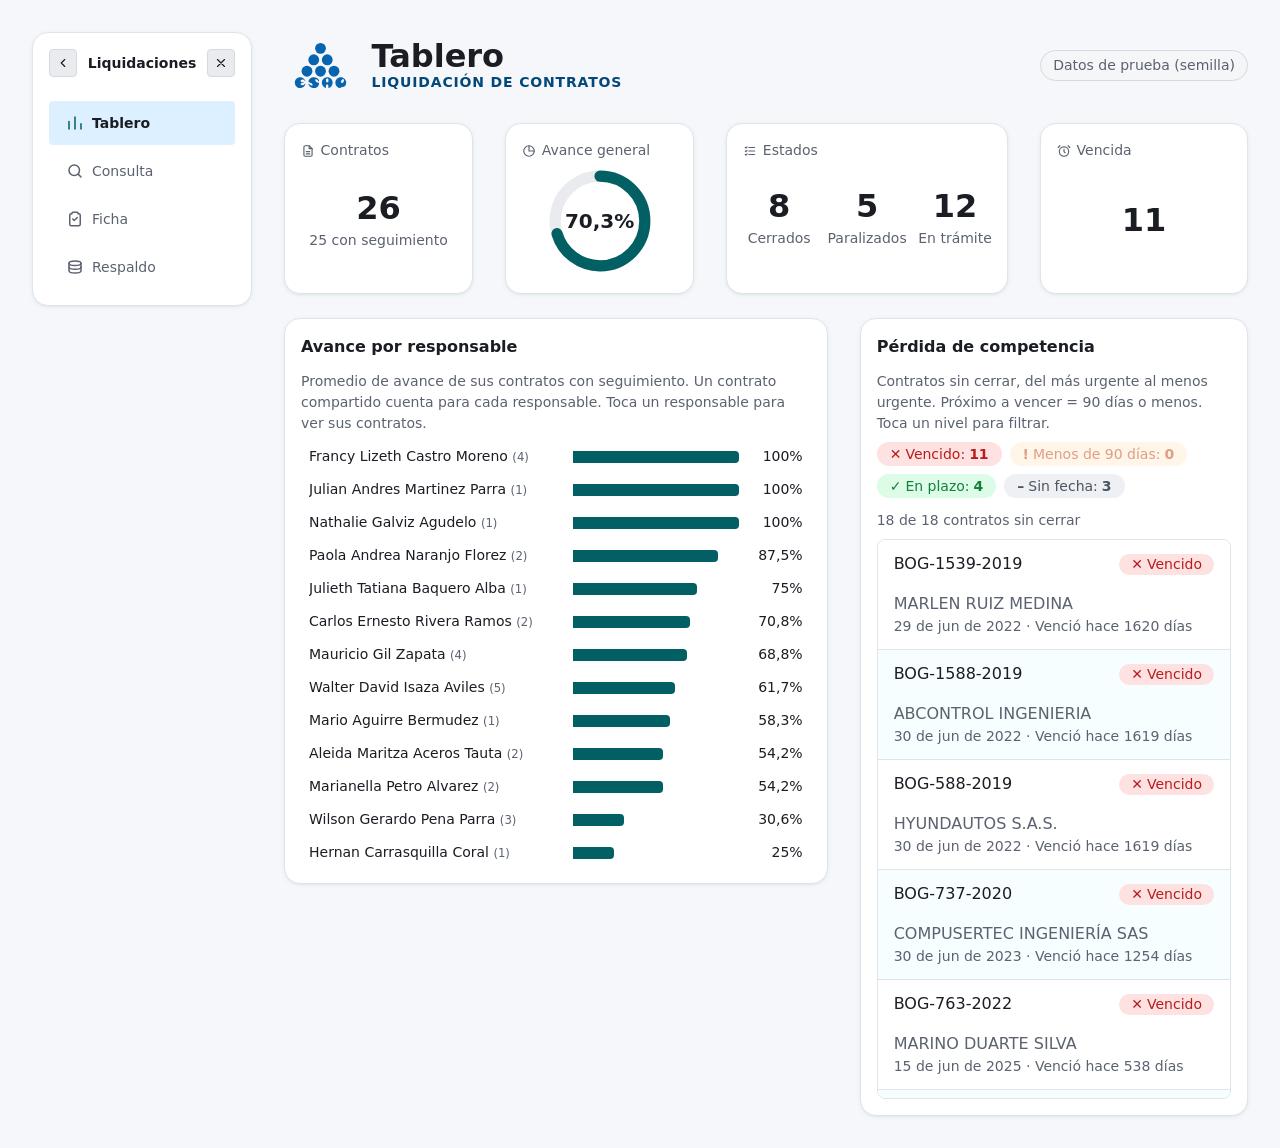
<file: index.html>
<!doctype html>
<html lang="es">
<head>
<meta charset="utf-8">
<meta name="viewport" content="width=device-width, initial-scale=1">
<title>Liquidaciones ESAP</title>
<!-- Entrada de GitHub Pages: la app vive en src/ (lleva también el hash, ej. #/consulta) -->
<script>location.replace('src/index.html' + location.hash);</script>
<meta http-equiv="refresh" content="0; url=src/index.html">
</head>
<body>
<p><a href="src/index.html">Abrir Liquidaciones ESAP</a></p>
</body>
</html>
</file>
<file: src/tokens/primitive.css>
/**
 * Tokens PRIMITIVE — únicos valores crudos (px/rem) de Spacing, Layout y Motion.
 * Nada fuera de este archivo escribe un número sin token (docs/05_BACKEND.md §1.1).
 * Fuente: docs/referencias/Sistema_Espaciado_UI_Metodologia_Maestra.md §1.2 (Spacing)
 *         docs/referencias/Sistema_Maquetado_UI_Layout_System.md §4.1 / §19 (Layout)
 * Motion no viene de ningún .md de referencia (ninguno lo cubre) — agregado en
 * la auditoría de la Fase 6 al encontrar transiciones/transforms sin token en
 * button.core.js (docs/05_BACKEND.md §10).
 */
:root {
  /* Spacing — escala base 4/8px */
  --space-0: 0;
  --space-1: 0.25rem;  /* 4px */
  --space-2: 0.5rem;   /* 8px */
  --space-3: 0.75rem;  /* 12px */
  --space-4: 1rem;     /* 16px */
  --space-5: 1.5rem;   /* 24px */
  --space-6: 2rem;     /* 32px */
  --space-7: 2.5rem;   /* 40px */
  --space-8: 3rem;     /* 48px */
  --space-9: 4rem;     /* 64px */
  --space-10: 5rem;    /* 80px */
  --space-11: 6rem;    /* 96px */
  --space-12: 8rem;    /* 128px */

  /* Layout — containers */
  --container-xs: 480px;
  --container-sm: 640px;
  --container-md: 768px;
  --container-lg: 1024px;
  --container-xl: 1280px;
  --container-2xl: 1440px;
  --container-fluid: 100%;

  /* Layout — pila de apilamiento (z-index) */
  --layer-base: 0;
  --layer-sticky: 100;
  --layer-dropdown: 200;
  --layer-drawer: 300;
  --layer-modal: 400;
  --layer-toast: 500;

  /* Motion — duración/easing de transición y transforms de interacción,
     estructural (igual en los 3 estilos, no es parte de la capa visual) */
  --motion-duration-fast: 150ms;
  --motion-duration-slow: 250ms;  /* transición de layout (ej. colapso de un panel), no de feedback de interacción — agregada en la Fase 11 al portar Stepper */
  --motion-easing-standard: ease;
  --transform-hover-lift: translateY(-2px);
  --transform-active-press: scale(.97);
}

/*
 * Accesibilidad de movimiento: si la persona pidió menos movimiento en el
 * sistema operativo, los transforms de interacción se anulan (la duración
 * también baja a un valor casi nulo, no se elimina la transición completa
 * para no romper que otras propiedades sigan animando color/sombra).
 */
@media (prefers-reduced-motion: reduce) {
  :root {
    --motion-duration-fast: 1ms;
    --motion-duration-slow: 1ms;
    --transform-hover-lift: none;
    --transform-active-press: none;
  }
}

/*
 * Breakpoints de referencia (NO son custom properties — ver docs/05_BACKEND.md §5:
 * var() no funciona dentro de la condición de un @media):
 *   sm = 640px · md = 768px · lg = 1024px · xl = 1280px · 2xl = 1440px
 */
</file>
<file: src/tokens/accessibility.css>
/**
 * Tokens ACCESSIBILITY — mínimos compartidos por Spacing y Layout.
 * Fuente: docs/referencias/Sistema_Espaciado_UI_Metodologia_Maestra.md §6.1 / §6.2 / §6.3.
 */
:root {
  --target-size-min: 1.5rem;      /* 24px — WCAG 2.2 AA (Minimum) */
  --target-size-comfort: 2.75rem; /* 44px — WCAG AAA (Enhanced) */

  --interactive-gap-min: 0.5rem;  /* 8px */
  --interactive-gap: 0.75rem;     /* 12px */

  --focus-offset-sm: 0.125rem;    /* 2px */
  --focus-offset-md: 0.25rem;     /* 4px */
}
</file>
<file: src/styles/minimalista-corporativo.css>
/**
 * Estilo: Minimalista-corporativo.
 * Capa de tokens VISUALES (Fase 3) — no toca el Core (Fase 2) ni los tokens
 * estructurales (docs/05_BACKEND.md). Redefine el mismo set semántico que
 * los otros 2 estilos; se activa cargando este archivo en vez de otro.
 * Contraste verificado (docs/05_BACKEND.md §7): texto normal 16.88:1 sobre
 * --color-bg y 15.61:1 sobre --color-surface (ambos ≥ 7:1 AAA).
 */
:root {
  /* Color */
  --color-bg: #FFFFFF;
  --color-surface: #F5F6F8;
  --color-surface-alt: #E9EBEF;
  --color-border: #D5D9E0;
  --color-text: #1A1D23;
  --color-text-muted: #5B6270;
  /* Oscurecido de #03787c a #026064 en la auditoría Fase 6 — el original
     daba 5.27:1 con accent-text blanco (pasa AA 4.5:1, no pasa nuestro
     propio umbral de 7:1, 05_BACKEND.md §7). #026064 da 7.34:1. */
  --color-accent: #026064;
  --color-accent-text: #FFFFFF;
  --color-focus: #026064;

  /* Tipografía */
  --font-family-base: Inter, system-ui, sans-serif;
  --font-family-heading: Inter, system-ui, sans-serif;
  --font-size-sm: 0.875rem;
  --font-size-md: 1rem;
  --font-size-lg: 1.25rem;
  --font-size-xl: 2rem;
  --font-weight-regular: 400;
  --font-weight-medium: 500;
  --font-weight-bold: 700;
  --line-height-base: 1.5;

  /* Radios — chicos, formales */
  --radius-sm: 4px;
  --radius-md: 8px;
  --radius-lg: 16px;
  --radius-full: 9999px;

  /* Sombras — planas, sutiles */
  --shadow-sm: 0 1px 2px rgba(0, 0, 0, .06);
  --shadow-md: 0 4px 12px rgba(0, 0, 0, .08);
  --shadow-lg: 0 12px 32px rgba(0, 0, 0, .12);

  /* Glass — no aplica en este estilo */
  --surface-blur: 0;
}
</file>
<file: src/components/sidebar/sidebar.tokens.css>
/**
 * Tokens de componente — Sidebar (docs/05_BACKEND.md §1.3).
 * Capa ESTRUCTURAL — var() sobre tokens/semantic.css, salvo un grupo de
 * dimensiones propias del componente sin equivalente en la escala
 * compartida (mismo criterio que --toast-max-width de la Fase 10):
 * --sidebar-width-expanded/collapsed y los tamaños de ícono. Nombrados por
 * los 2 estados reales que este componente porta (expandido/colapsado),
 * no como el ejemplo ilustrativo `sidebar-width-sm/md/lg` que aparece en
 * §1.3 — este Sidebar no tiene 3 anchos, tiene 2 estados con un ancho cada
 * uno. El color/blur/sombra vienen de la capa VISUAL (src/styles/*.css) vía
 * sidebar.core.js, igual que el resto de los componentes.
 */
:root {
  --sidebar-width-expanded: 220px;
  --sidebar-width-collapsed: 72px;

  --sidebar-icon-button-size: 28px;
  --sidebar-icon-button-icon-size: 14px;
  --sidebar-link-icon-size: 18px;

  --sidebar-padding: var(--spacing-stack-md);
  --sidebar-padding-inline-collapsed: var(--spacing-inline-sm);
  --sidebar-gap: var(--spacing-group);

  --sidebar-links-gap: var(--spacing-inline-xs);
  --sidebar-link-gap: var(--spacing-inline-sm);
  --sidebar-link-padding-inline: var(--spacing-inline-md);
  --sidebar-link-padding-block: var(--spacing-inline-sm);
}
</file>
<file: src/components/button/button.tokens.css>
/**
 * Tokens de componente — Button (docs/05_BACKEND.md §1.3).
 * Capa ESTRUCTURAL (spacing) — todo valor es var() sobre tokens/semantic.css
 * o tokens/primitive.css, ninguno crudo. El radio/color/sombra del botón
 * vienen directo de la capa VISUAL (src/styles/*.css), no de este archivo
 * (docs/05_BACKEND.md §3: dos cadenas de consumo distintas, estructural y
 * visual, que button.core.js combina).
 *
 * Density (Espaciado §3.3, agregado en la auditoría Fase 6): 3 variantes,
 * activadas con el atributo `density` en <ds-button> (compact/comfortable;
 * sin atributo = Default). No son los mismos px del ejemplo de Button del
 * .md de Espaciado (12/6/8, 16/8/8, 20/12/8) porque 6px y 20px no existen en
 * nuestra escala de --space-*; se ajustó al token más cercano antes que
 * introducir un valor crudo nuevo (Regla maestra 1: token antes que valor).
 */
:root {
  --button-padding-inline: var(--space-4);
  --button-padding-block: var(--space-2);
  --button-content-gap: var(--space-2);

  --button-padding-inline-compact: var(--space-3);
  --button-padding-block-compact: var(--space-1);
  --button-content-gap-compact: var(--space-2);

  --button-padding-inline-comfortable: var(--space-5);
  --button-padding-block-comfortable: var(--space-3);
  --button-content-gap-comfortable: var(--space-2);
}
</file>
<file: src/components/toast/toast.tokens.css>
/**
 * Tokens de componente — Toast (docs/05_BACKEND.md §1.3).
 * Capa ESTRUCTURAL (spacing) — todo valor es var() sobre tokens/semantic.css,
 * salvo --toast-max-width: dimensión propia del componente, sin equivalente
 * en primitive/semantic (--container-* son anchos de página/región, no de
 * una tarjeta flotante) — mismo criterio que la familia Motion agregada en
 * la Fase 6 (docs/05_BACKEND.md §10): un valor nuevo documentado en vez de
 * forzar un token que no representa lo mismo. El color/blur/sombra vienen
 * de la capa VISUAL (src/styles/*.css) vía toast.core.js, igual que Button
 * (docs/05_BACKEND.md §3: dos cadenas de consumo distintas).
 */
:root {
  --toast-padding-inline: var(--spacing-section-sm);
  --toast-padding-block: var(--spacing-inline-md);
  --toast-content-gap: var(--spacing-group);
  --toast-actions-gap: var(--spacing-inline-xs);
  --toast-max-width: 420px;
}
</file>
<file: src/components/dropdown/dropdown.tokens.css>
/**
 * Tokens de componente — Dropdown (docs/05_BACKEND.md §1.3).
 * Capa ESTRUCTURAL — var() sobre tokens/semantic.css/primitive.css, salvo
 * --dropdown-panel-max-height: dimensión propia del componente, sin
 * equivalente en la escala compartida (mismo criterio que --toast-max-width
 * de la Fase 10). El color/blur/sombra vienen de la capa VISUAL
 * (src/styles/*.css) vía dropdown.core.js, igual que Button/Toast/Stepper.
 */
:root {
  --dropdown-trigger-padding-inline: var(--spacing-inline-md);
  --dropdown-trigger-padding-block: var(--spacing-inline-sm);
  --dropdown-trigger-gap: var(--spacing-inline-sm);

  --dropdown-panel-padding: var(--spacing-inline-xs);
  --dropdown-panel-max-height: 240px;

  --dropdown-option-padding-inline: var(--spacing-inline-sm);
  --dropdown-option-padding-block: var(--spacing-inline-xs);
}
</file>
<file: src/components/stepper/stepper.tokens.css>
/**
 * Tokens de componente — Stepper (docs/05_BACKEND.md §1.3).
 * Compartidos por <ds-stepper> y <ds-step> (ver stepper.core.js — viven en
 * un mismo archivo/carpeta a propósito, son un par inseparable).
 *
 * Capa ESTRUCTURAL — var() sobre tokens/semantic.css o primitive.css, salvo
 * 2 valores propios del componente sin equivalente en la escala compartida
 * (mismo criterio que --toast-max-width de la Fase 10):
 * --stepper-circle-size (diámetro decorativo, no es un --target-size-* de
 * accesibilidad: el header completo es el objetivo interactivo, no el
 * círculo) y --stepper-indent (sangría del panel, constante visual).
 *
 * --stepper-connector-left es una FÓRMULA (Fase 16, corrige un defecto de la
 * Fase 11): el centro de la línea punteada cae en el centro del círculo =
 * relleno del header + su borde (1px) + el borde del círculo (1px) + medio
 * círculo − media línea. El valor fijo anterior (14px, ajustado a ojo) la
 * dejaba ~10px a la izquierda. Los bordes de 1px son los de stepper.core.js;
 * el paso current (borde de 2px) suma 1px allí mismo.
 */
:root {
  --stepper-circle-size: 36px;
  --stepper-indent: 48px;
  --stepper-connector-width: var(--space-2);   /* 8px */
  --stepper-connector-left: calc(var(--stepper-header-padding) + 2px + var(--stepper-circle-size) / 2 - var(--stepper-connector-width) / 2);
  --stepper-connector-bottom: var(--space-1);  /* 4px */

  --stepper-header-padding: var(--spacing-inline-sm);
  --stepper-header-gap: var(--spacing-inline-md);

  --stepper-panel-gap: var(--spacing-stack-md);
  --stepper-panel-padding-block-start: var(--spacing-stack-sm);
  --stepper-panel-padding-inline: var(--spacing-inline-xs);
  --stepper-panel-padding-block-end: var(--spacing-section-sm);
}
</file>
<file: src/components/datepicker/datepicker.tokens.css>
/**
 * Tokens de componente — Datepicker (docs/05_BACKEND.md §1.3).
 * Capa ESTRUCTURAL — var() sobre tokens/semantic.css/primitive.css, salvo
 * --datepicker-panel-width: dimensión propia del componente, sin
 * equivalente en la escala compartida (mismo criterio que
 * --toast-max-width de la Fase 10 y --dropdown-panel-max-height de la
 * Fase 12) y --datepicker-nav-btn-size (decorativo, no es un
 * --target-size-* de accesibilidad). El color/blur/sombra vienen de la capa
 * VISUAL (src/styles/*.css) vía datepicker.core.js, igual que el resto.
 */
:root {
  --datepicker-trigger-padding-inline: var(--spacing-inline-md);
  --datepicker-trigger-padding-block: var(--spacing-inline-sm);
  --datepicker-trigger-gap: var(--spacing-inline-sm);

  --datepicker-panel-padding: var(--spacing-inline-sm);
  --datepicker-panel-width: 280px;

  --datepicker-nav-gap: var(--spacing-inline-sm);
  --datepicker-nav-margin-block-end: var(--spacing-inline-sm);
  --datepicker-nav-btn-size: 28px;

  --datepicker-grid-gap: var(--space-1);
  --datepicker-weekdays-margin-block-end: var(--space-1);
}
</file>
<file: src/styles/app.css>
/**
 * Layout y piezas propias de la app. Solo consume tokens del sistema
 * (nunca valores de color propios): cambiar de estilo = cambiar el <link>.
 */
*, *::before, *::after { box-sizing: border-box; }

/* Tokens propios de la app: colores de estado (el estilo no los define).
   Excepción del proyecto (opción B elegida por Ricardo, 2026-11-23): tonos vivos al estilo de
   píldora de color — fondo claro saturado y texto saturado del mismo tono — con contraste AA
   (>= 4,5:1) en lugar del 7:1 del sistema, solo para estas píldoras (estado y semáforo).
   Verificado en validar_app.py. */
:root {
  --status-ok-text: #15803D;      --status-ok-bg: #DCFCE7;      /* 4,57:1 */
  --status-warn-text: #C2410C;    --status-warn-bg: #FFEDD5;    /* 4,52:1 */
  --status-danger-text: #B91C1C;  --status-danger-bg: #FEE2E2;  /* 5,30:1 */
  --status-none-text: #4B5563;    --status-none-bg: #EEF0F3;    /* 6,62:1 — sin seguimiento / sin fecha */
  /* Fondo de hover: variante azul del cian claro de Cotizaciones_simple (#DDFCFF, hsl 184° 100 % 93 %)
     con el tono del azul ESAP (206°) — opción pedida por Ricardo; reemplaza el azul 10 % ESAP
     (#E6F0F7), que se veía opaco. Sobre él el texto va en --color-text (14,5:1); el acento (6,3:1)
     no llega a 7:1. También es el fondo del enlace activo del menú. */
  --color-hover: #DDF0FF;
  /* Navbar inferior del celular: píldora activa en el azul de hover con texto azul oscuro ESAP (8,2:1) */
  --navbar-active-bg: var(--color-hover);
  --navbar-active-text: #04477A;
  --navbar-height: 60px;
  --navbar-gap: 12px;
  --navbar-motion: 300ms cubic-bezier(.2, .8, .2, 1);

  /* Fondo de página, tarjetas y tablas tomados de Cotizaciones_simple (styles.css):
     página gris claro y tarjetas blancas con borde, esquinas de 16 px y sombra con tinte verde azulado */
  --app-bg: #F5F7FA;
  --card-bg: #FFFFFF;
  --card-border: #E0E4EA;
  --card-shadow: 0 1px 4px rgba(3, 120, 124, .08), 0 1px 2px rgba(0, 0, 0, .04);
  /* Encabezado de tabla en azul ESAP (Kit_Marca_ESAP): fondo azul oscuro, texto blanco (9,6:1)
     y línea inferior en azul ESAP; el azul principal con texto blanco da 6,0:1 y no llega a 7:1 */
  --table-head-bg: #04477A;            /* ESAP azulOscuro */
  --table-head-line: #0665AE;          /* ESAP azul */
  --table-head-text: #FFFFFF;
  --table-zebra: rgba(221, 252, 255, .25);
}

/* [hidden] debe ganarle al display de los componentes (:host { display: ... }) */
[hidden] { display: none !important; }

body {
  margin: 0;
  background: var(--app-bg);
  color: var(--color-text);
  font-family: var(--font-family-base);
  font-size: var(--font-size-md);
  line-height: var(--line-height-base);
}

a { color: var(--color-accent); }

/* Layout Sidebar | Main (lo decide quien monta la Sidebar, no el Core) */
.app {
  display: flex;
  gap: var(--spacing-section-sm);
  align-items: flex-start;
  min-height: 100vh;
  padding: var(--grid-gutter);
}
/* El host de <ds-sidebar> es display:contents: la posición se aplica a su parte interna */
.app ds-sidebar::part(sidebar) { position: sticky; top: var(--grid-gutter); }

/* Íconos de los enlaces: `::slotted(a) svg` del Core no es un selector válido
   (::slotted no admite descendientes), así que el tamaño se fija en el light DOM */
ds-sidebar > a > svg {
  width: var(--sidebar-link-icon-size);
  height: var(--sidebar-link-icon-size);
  flex-shrink: 0;
}
/* Encabezado del menú: [‹ contraer] [Liquidaciones, centrado] [× cerrar] */
ds-sidebar::part(collapse-button) { order: -1; }
ds-sidebar::part(brand) { flex: 1; text-align: center; }

/* Enlaces en gris (la regla global de <a> pisaría el color del Core) y el activo
   con el color de acento (el Core usa un token que este estilo no define) */
ds-sidebar > a { color: var(--color-text-muted); }
ds-sidebar > a:hover { color: var(--color-text); background: var(--color-hover); }
/* Pasos de la ficha: hover azul claro y etiqueta en color de texto */
.steps ds-step::part(header):hover { background: var(--color-hover); }
.steps ds-step:hover::part(label) { color: var(--color-text); }
/* Pasos completados: círculo relleno con el cian claro de Cotizaciones_simple (check y borde en acento,
   6,8:1 > 3:1 de un ícono) — opción elegida por Ricardo frente al azul de hover */
:root { --step-done-fill: #DDFCFF; }
.steps ds-step[state="completed"]::part(circle) { background: var(--step-done-fill); }
/* Conector entre pasos continuo, con nombres de una o dos líneas. En el Core el ::after empieza a
   48 px fijos y el círculo se centra en su fila: con una línea no quedaba conector visible y con dos
   quedaba un tramo suelto bajo el círculo. Aquí el círculo va arriba de su fila (el nombre se centra
   con él en su primera línea) y el conector va del borde inferior de cada círculo al superior del
   siguiente. Por fuera del componente: los estilos del documento ganan a los :host del Core. */
.steps ds-step::part(header) { align-items: flex-start; }
.steps ds-step::part(label) {
  padding-top: calc((var(--stepper-circle-size) - 1lh) / 2);
}
.steps ds-step:not(:last-child)::after {
  top: calc(var(--stepper-header-padding) + 1px + var(--stepper-circle-size) + 1px);
  bottom: calc(-1 * (var(--stepper-header-padding) + 1px));
}
/* Activo: fondo azul de hover, texto oscuro en negrita (7:1 sobre el azul) e ícono en acento */
ds-sidebar > a[aria-current="page"] {
  color: var(--color-text);
  background: var(--color-hover);
  font-weight: var(--font-weight-bold);
}
ds-sidebar > a[aria-current="page"] > svg { color: var(--color-accent); }

.main {
  flex: 1;
  min-width: 0;
  max-width: var(--layout-standard);
}

.page-head {
  display: flex;
  flex-wrap: wrap;
  align-items: center;
  justify-content: space-between;
  gap: var(--spacing-inline-md);
  margin-bottom: var(--spacing-group);
}
/* Símbolo ESAP a la izquierda del título: el SVG trae margen interno (el dibujo ocupa ~68 % del
   alto), así que 48 px de archivo dejan el dibujo a la altura del título (mínimo de marca: 32 px).
   Ancho proporcional (nunca deformar) y 12 px de separación, más que el área de protección (≈ 7,8 px) */
/* Símbolo ESAP a la altura del bloque antetítulo + título (67 px): el dibujo ocupa ~68 % de su caja,
   a 48 px se veía chico frente a las dos líneas (variante B, elegida por Ricardo). Separación 14 px,
   mayor que el área de protección de la marca a este tamaño (diámetro de un círculo ≈ 10,9 px) */
.page-brand { display: flex; align-items: center; gap: 14px; min-width: 0; }
.brand-symbol { height: 67px; width: auto; flex-shrink: 0; }
.page-head h1 {
  margin: 0;
  font-family: var(--font-family-heading);
  font-size: var(--font-size-xl);
  font-weight: var(--font-weight-bold);
}
/* Título de la vista y, debajo, el tema de la app ("Liquidación de contratos"), en mayúsculas pequeñas
   y azul oscuro ESAP (#04477A sobre la página #F5F7FA = 8,8:1). Los dos caben dentro del alto del
   DIBUJO del símbolo (no de su caja de 67 px; el dibujo va de ~10,5 a ~56 px): el bloque baja 8 px y
   mide 49 px, con el título arriba y el subtítulo abajo (space-between), así la tinta del título empieza
   en el círculo superior y la del subtítulo termina con las letras E·S·A·P aunque el título cambie de
   tamaño (medido por píxeles; validar_app.py lo comprueba en escritorio, celular y 360 px). */
.page-brand { align-items: flex-start; }
.page-head h1 {
  display: flex;
  flex-direction: column;
  justify-content: space-between;
  height: 49px;
  margin-top: 8px;
  min-width: 0;
}
.page-head h1 > span { display: block; line-height: 1; }
/* En celular el título se ajusta al ancho para caber en una línea ("Ficha del contrato" no cabía
   a 32 px en 390 ni a 28 px en 360); puntos suspensivos solo como último recurso */
@media (max-width: 768px) {
  #page-title { font-size: clamp(20px, 7vw, 2rem); white-space: nowrap; overflow: hidden; text-overflow: ellipsis; }
  .page-head h1 .eyebrow { font-size: clamp(11px, 3.6vw, var(--font-size-sm)); white-space: nowrap; }
}
.page-head h1 .eyebrow {
  font-family: var(--font-family-base, inherit);
  font-size: var(--font-size-sm);
  font-weight: 600;
  letter-spacing: 0.06em;
  text-transform: uppercase;
  color: var(--navbar-active-text);
}

.badge {
  font-size: var(--font-size-sm);
  color: var(--color-text-muted);
  background: var(--color-surface);
  border: 1px solid var(--color-border);
  border-radius: var(--radius-full);
  padding: var(--space-1) var(--space-3);
}

.muted { color: var(--color-text-muted); }

/* Tarjetas */
.card {
  background: var(--card-bg);
  border: 1px solid var(--card-border);
  border-radius: var(--radius-lg);
  box-shadow: var(--card-shadow);
  padding: var(--spacing-stack-md);
}
/* El menú lateral con el mismo aspecto de tarjeta blanca */
ds-sidebar::part(sidebar) {
  background: var(--card-bg);
  border-color: var(--card-border);
  box-shadow: var(--card-shadow);
}
.card-title { margin: 0; font-size: var(--font-size-lg); }
.empty { text-align: center; color: var(--color-text-muted); }

/* KPI */
.kpi-row {
  display: grid;
  grid-template-columns: repeat(auto-fit, minmax(220px, 1fr));
  gap: var(--grid-gutter);
  margin-bottom: var(--spacing-group);
}
.kpi { display: flex; flex-direction: column; gap: var(--space-1); }
/* Cuerpo de la tarjeta: ocupa el alto bajo el título y centra su contenido en ambos ejes,
   así todas las cifras quedan a la altura del centro del anillo de Avance general */
.kpi-body {
  flex: 1;
  display: flex;
  flex-direction: column;
  align-items: center;
  justify-content: center;
  gap: var(--space-1);
  text-align: center;
}
.kpi-label {
  display: inline-flex;
  align-items: center;
  gap: 0.4em;
  font-size: var(--font-size-sm);
  color: var(--color-text-muted);
}
/* Ícono del título: mide 1em, así sigue la proporción del texto del título */
.kpi-icon { width: 1em; height: 1em; flex-shrink: 0; }
/* El título no se parte en dos líneas (el ícono quedaba centrado entre ambas) */
.kpi-label { white-space: nowrap; }
/* Título corto: si el título largo no cabe en la tarjeta (lo mide tablero.js con
   ResizeObserver), se muestra la versión corta ("Vencida") en vez de "Competencia vencida" */
.kpi-title-short { display: none; }
.kpi-label.is-short .kpi-title-long {
  position: absolute; width: 1px; height: 1px; overflow: hidden; clip-path: inset(50%); /* solo lector de pantalla */
}
.kpi-label.is-short .kpi-title-short { display: inline; }
.kpi-value { font-size: var(--font-size-xl); font-weight: var(--font-weight-bold); line-height: 1.1; }
.kpi-note { font-size: var(--font-size-sm); color: var(--color-text-muted); }
/* Tarjeta Avance general: anillo de progreso con el valor al centro; la descripción va en un
   mensaje flotante al pasar el cursor o al enfocar la tarjeta */
.kpi-has-tip { position: relative; outline: none; }
.kpi-has-tip:focus-visible { box-shadow: 0 0 0 2px var(--color-focus); }
.ring { position: relative; width: 112px; height: 112px; align-self: center; }
.ring svg { width: 100%; height: 100%; transform: rotate(-90deg); } /* el arco arranca arriba */
.ring circle { fill: none; stroke-width: 10; }
.ring-track { stroke: var(--color-surface-alt); }
.ring-value {
  stroke: var(--color-accent);
  stroke-linecap: round;
  stroke-dasharray: var(--c);
  stroke-dashoffset: var(--c); /* vacío hasta que entra la animación */
  transition: stroke-dashoffset 900ms cubic-bezier(.2, .7, .2, 1);
}
.ring.is-in .ring-value { stroke-dashoffset: calc(var(--c) * (1 - var(--p))); }
.ring-label {
  position: absolute;
  inset: 0;
  display: grid;
  place-items: center;
  font-size: var(--font-size-lg);
}
@media (prefers-reduced-motion: reduce) {
  .ring-value { transition: none; }
}
.kpi-tip {
  left: 50%;
  bottom: calc(100% - var(--space-2));
  transform: translateX(-50%);
  width: max-content;
  max-width: 240px;
  text-align: center;
  opacity: 0;
  visibility: hidden;
  transition: opacity var(--motion-duration-fast, .15s);
}
/* :focus (no solo :focus-visible) para que en el celular aparezca al tocar la tarjeta */
.kpi-has-tip:hover .kpi-tip,
.kpi-has-tip:focus .kpi-tip { opacity: 1; visibility: visible; }

/* Tarjeta con varias cifras en fila: cada cifra queda al mismo nivel que la de las otras tarjetas */
.kpi-split { flex-direction: row; align-items: center; gap: var(--spacing-inline-md); }
.kpi-part .kpi-note { white-space: nowrap; }
/* Solo en la tarjeta Estados: cada cifra centrada sobre su descripción */
.kpi-part { align-items: center; text-align: center; }
/* En escritorio, la tarjeta Estados (3 cifras) toma más ancho que las demás */
@media (min-width: 1100px) {
  /* Estados (3 cifras) más ancha; Competencia vencida un poco más para que su título quepa completo */
  .kpi-row { grid-template-columns: 1fr 1fr 1.4fr 1.1fr; }
}
.kpi-part {
  flex: 1;
  min-width: 0;
  display: flex;
  flex-direction: column;
  gap: var(--space-1);
  margin: calc(-1 * var(--space-1)) calc(-1 * var(--space-1)) 0;
  padding: var(--space-1);
  border-radius: var(--radius-sm);
  color: inherit;
  text-decoration: none;
}
.kpi-part:hover { background: var(--color-hover); }
.kpi-part:hover .kpi-note { color: var(--color-text); text-decoration: underline; }
.kpi-part:focus-visible { outline: 2px solid var(--color-focus); outline-offset: 0; }

/* Lista de contratos */
.list { list-style: none; margin: 0; padding: 0; }
.list li + li { border-top: 1px solid var(--card-border); }
/* Cebra suave (Cotizaciones_simple) en la lista del semáforo; el hover de abajo la reemplaza.
   La tabla de la Consulta va toda en blanco y separa las filas solo con la línea (pedido de Ricardo) */
.list:not([data-list='contratos']) li:nth-child(even) > .list-link { background: var(--table-zebra); }
.list li > .list-link { transition: background-color 120ms ease; }
.list-link {
  display: grid;
  grid-template-columns: minmax(9rem, auto) 1fr auto;
  gap: var(--spacing-inline-md);
  align-items: baseline;
  padding: var(--spacing-stack-sm) var(--spacing-stack-md);
  color: inherit;
  text-decoration: none;
}
.list li > .list-link:hover { background: var(--color-hover); } /* misma especificidad que la cebra: gana por ir después */
.list-link:hover .list-sub, .list-link:hover .list-meta { color: var(--color-text); }
.list-link:focus-visible { outline: 2px solid var(--color-focus); outline-offset: -2px; }
.list-main { font-weight: var(--font-weight-medium); }
.list-sub { color: var(--color-text-muted); overflow: hidden; text-overflow: ellipsis; white-space: nowrap; }
.list-end {
  display: flex;
  align-items: center;
  gap: var(--spacing-inline-sm);
  font-variant-numeric: tabular-nums;
}
.list-pct { min-width: 3.5rem; text-align: right; }
.list-meta {
  display: block;
  font-size: var(--font-size-sm);
  color: var(--color-text-muted);
}

/* Chip de estado */
.chip {
  font-size: var(--font-size-sm);
  font-weight: 600; /* seminegrita: el texto saturado se lee mejor con más peso */
  border-radius: var(--radius-full);
  padding: 0 var(--space-3);
  white-space: nowrap;
  background: var(--color-surface-alt);
  color: var(--color-text);
}
.chip[data-status="cerrado"] { background: var(--status-ok-bg); color: var(--status-ok-text); }
.chip[data-status="paralizado"] { background: var(--status-danger-bg); color: var(--status-danger-text); }
.chip[data-status="en-tramite"] { background: var(--status-warn-bg); color: var(--status-warn-text); }
.chip[data-status="sin-seguimiento"] { background: var(--status-none-bg); color: var(--status-none-text); }
/* Píldoras de estado de igual ancho (el de la más larga, "Sin seguimiento") y texto centrado,
   para que en la lista formen una columna pareja; en em para seguir el tamaño de la letra */
.chip[data-status] {
  display: inline-block;
  width: 9.5em;
  text-align: center;
}

/* Filtros de la consulta */
.filters {
  display: grid;
  grid-template-columns: 2fr 1.5fr 1fr;
  gap: var(--grid-gutter);
  align-items: end;
  margin-bottom: var(--spacing-stack-md);
}
.field { display: flex; flex-direction: column; gap: var(--space-1); min-width: 0; }
/* Etiquetas y texto de ejemplo al estilo de Cotizaciones_simple (.campo__label): seminegrita y gris oscuro.
   El placeholder de la referencia (#B0B8C4) da 2,0:1; se usa #6B7585 (4,66:1, AA), opción elegida por Ricardo */
.field-label { font-size: var(--font-size-sm); color: var(--field-label-color); font-weight: 600; letter-spacing: 0.01em; }
.field input::placeholder,
.field textarea::placeholder { color: var(--field-placeholder); opacity: 1; }
/* Campos al estilo de Cotizaciones_simple (.campo__input): borde 1,5 px, esquinas de 8 px,
   borde de acento al pasar el cursor y halo de 3 px al enfocar. El fondo de hover sigue
   siendo el azul claro ESAP (--color-hover, excepción del proyecto), no el cian de la referencia. */
:root {
  --field-border: 1.5px solid var(--color-border);
  --field-radius: var(--radius-md);
  --field-halo: 0 0 0 3px rgb(2 96 100 / 0.15); /* --color-accent (#026064) al 15 % */
  --field-label-color: #363636;  /* 12,1:1 sobre blanco */
  --field-placeholder: #6B7585;  /* 4,66:1 sobre blanco */
}
.field input {
  font: inherit;
  color: var(--color-text);
  background: var(--color-bg);
  border: var(--field-border);
  border-radius: var(--field-radius);
  padding: var(--spacing-inline-sm) var(--spacing-inline-md);
  min-height: var(--target-size-comfort);
  transition: border-color var(--motion-duration-fast, .15s), box-shadow var(--motion-duration-fast, .15s);
}
/* Desplegables y fechas con el mismo aspecto que la caja de texto: un solo borde,
   fondo blanco, mismo relleno y altura (el disparador del Core trae fondo gris y borde propios) */
.field ds-dropdown::part(trigger),
.field ds-datepicker::part(trigger) {
  background: var(--color-bg);
  border: var(--field-border);
  border-radius: var(--field-radius);
  padding: var(--spacing-inline-sm) var(--spacing-inline-md);
  min-height: var(--target-size-comfort);
  font-size: var(--font-size-md);
}
.field input:hover,
.field ds-dropdown::part(trigger):hover,
.field ds-datepicker::part(trigger):hover { border-color: var(--color-accent); }
.field input:focus-visible,
.field ds-dropdown::part(trigger):focus-visible,
.field ds-datepicker::part(trigger):focus-visible {
  outline: none;
  border-color: var(--color-accent);
  box-shadow: var(--field-halo);
}
/* Íconos de trazo de 16 px (como la referencia), dibujados con máscara para tomar el color
   del token: chevron en acento, calendario en gris. Reemplazan el "▾" y el emoji 📅 del Core. */
.field ds-dropdown::part(chevron),
.field ds-datepicker::part(icon) {
  font-size: 0;
  width: 16px;
  height: 16px;
  flex-shrink: 0;
  -webkit-mask: var(--field-icon) center / 16px no-repeat;
  mask: var(--field-icon) center / 16px no-repeat;
}
.field ds-dropdown::part(chevron) {
  background-color: var(--color-accent);
  --field-icon: url("data:image/svg+xml,%3Csvg xmlns='http://www.w3.org/2000/svg' viewBox='0 0 24 24' fill='none' stroke='%23000' stroke-width='2.5' stroke-linecap='round' stroke-linejoin='round'%3E%3Cpolyline points='6 9 12 15 18 9'/%3E%3C/svg%3E");
}
.field ds-datepicker::part(icon) {
  background-color: var(--color-text-muted);
  --field-icon: url("data:image/svg+xml,%3Csvg xmlns='http://www.w3.org/2000/svg' viewBox='0 0 24 24' fill='none' stroke='%23000' stroke-width='2' stroke-linecap='round' stroke-linejoin='round'%3E%3Crect x='3' y='5' width='18' height='16' rx='2'/%3E%3Cpath d='M16 3v4M8 3v4M3 10h18'/%3E%3C/svg%3E");
}
.result-bar {
  display: flex;
  align-items: center;
  justify-content: space-between;
  gap: var(--spacing-inline-md);
  margin-bottom: var(--spacing-stack-xs);
}
.result-bar p { margin: var(--spacing-stack-xs) 0; }

/* Datos de la ficha */
.facts {
  display: grid;
  grid-template-columns: repeat(auto-fit, minmax(180px, 1fr));
  gap: var(--spacing-stack-md);
  margin: var(--spacing-group) 0 0;
}
.facts dt { font-size: var(--font-size-sm); color: var(--color-text-muted); }
.facts dd { margin: 0; font-weight: var(--font-weight-medium); }

/* Ficha */
.ficha { display: flex; flex-direction: column; gap: var(--grid-gutter); }
.ficha-title {
  display: flex;
  flex-wrap: wrap;
  justify-content: space-between;
  align-items: flex-start;
  gap: var(--spacing-inline-md);
}
.ficha-title .muted { margin: var(--space-1) 0 0; }
.summary { display: flex; align-items: center; gap: var(--spacing-inline-sm); }
.summary-pct { color: var(--color-text-muted); }
.summary-pct strong { color: var(--color-text); font-size: var(--font-size-lg); }
.section-title { margin: 0 0 var(--spacing-stack-sm); font-size: var(--font-size-md); }
.date-grid {
  display: grid;
  grid-template-columns: repeat(auto-fit, minmax(220px, 1fr));
  gap: var(--grid-gutter);
}
.ficha-cols {
  display: grid;
  grid-template-columns: 3fr 2fr;
  gap: var(--grid-gutter);
  align-items: start;
}
.hint { margin: 0 0 var(--spacing-stack-xs); font-size: var(--font-size-sm); }
/* Todo paso se puede marcar: el Core pone cursor:default en los pendientes */
.steps ds-step::part(header) { cursor: pointer; }
.step-note { margin: 0; display: flex; flex-wrap: wrap; align-items: center; gap: var(--spacing-inline-sm); font-size: var(--font-size-sm); }

/* Alertas */
.checks { display: flex; flex-direction: column; gap: var(--spacing-stack-xs); }
.check {
  display: flex;
  gap: var(--spacing-inline-sm);
  align-items: flex-start;
  min-height: var(--target-size-min);
  cursor: pointer;
  font-size: var(--font-size-sm);
}
.check input { width: 1.125rem; height: 1.125rem; margin-top: 0.15rem; accent-color: var(--color-accent); flex-shrink: 0; }

/* Bitácora */
.log-form {
  display: grid;
  grid-template-columns: 200px 1fr auto;
  gap: var(--grid-gutter);
  align-items: end;
  margin-bottom: var(--spacing-stack-md);
}
.field textarea {
  font: inherit;
  color: var(--color-text);
  background: var(--color-bg);
  border: var(--field-border);
  border-radius: var(--field-radius);
  padding: var(--spacing-inline-sm) var(--spacing-inline-md);
  min-height: var(--target-size-comfort);
  resize: vertical;
}
.field textarea:hover { border-color: var(--color-accent); }
.field textarea:focus-visible { outline: none; border-color: var(--color-accent); box-shadow: var(--field-halo); }
.log { list-style: none; margin: 0; padding: 0; }
.log li {
  display: grid;
  grid-template-columns: 8rem 1fr auto;
  gap: var(--spacing-inline-md);
  padding: var(--spacing-stack-sm) 0;
  border-top: 1px solid var(--color-border);
}
.log-date { font-size: var(--font-size-sm); color: var(--color-text-muted); font-variant-numeric: tabular-nums; }
.log-text { margin: 0; }
.log-origin { font-size: var(--font-size-sm); color: var(--color-text-muted); }
.log li[data-origin="app"] .log-origin { color: var(--color-accent); font-weight: var(--font-weight-medium); }
/* Botón "Ver más / Ver menos" bajo la bitácora */
.log-more { display: flex; justify-content: center; padding-top: var(--spacing-stack-sm); border-top: 1px solid var(--color-border); }
.log-more:has(> [hidden]) { display: none; }

/* Tablero */
.dash-cols {
  display: grid;
  grid-template-columns: 7fr 5fr;
  gap: var(--grid-gutter);
  align-items: start;
}
.dash-cols > .card { position: relative; } /* ancla del tooltip */
/* Semáforo en columna angosta: número + nivel arriba, contratista y días abajo (sin cortar texto) */
.deadline-list .list-link { grid-template-columns: 1fr auto; }
.deadline-list .list-sub { grid-column: 1 / -1; grid-row: 2; white-space: normal; }

/* Barras horizontales: una serie, color de acento, extremo de dato redondeado */
.bars { list-style: none; margin: 0; padding: 0; display: flex; flex-direction: column; gap: var(--space-1); }
.bar-row {
  display: grid;
  grid-template-columns: minmax(0, 16rem) 1fr 3.5rem;
  gap: var(--spacing-inline-sm);
  align-items: center;
  padding: var(--space-1) var(--space-2);
  border-radius: var(--radius-sm);
  outline: none;
}
.bar-row { cursor: pointer; }
.bar-row:hover, .bar-row:focus-within { background: var(--color-hover); }
.bar-link { color: var(--color-text); text-decoration: none; }
.bar-row:hover .bar-link { text-decoration: underline; }
.bar-row:hover .muted { color: var(--color-text); }
.bar-link:focus-visible { outline: 2px solid var(--color-focus); outline-offset: 2px; border-radius: var(--radius-sm); }
.bar-label { font-size: var(--font-size-sm); overflow: hidden; text-overflow: ellipsis; white-space: nowrap; }
.bar-track { height: 12px; display: block; }
.bar {
  display: block;
  height: 100%;
  width: 0;
  background: var(--color-accent);
  border-radius: 0 4px 4px 0;
  transition: width 600ms cubic-bezier(.2, .7, .2, 1);
  transition-delay: calc(var(--i) * var(--stagger, 120ms));
}
.bars.is-in .bar { width: calc(var(--w) * 100%); }
.bar-value { font-size: var(--font-size-sm); text-align: right; font-variant-numeric: tabular-nums; }
@media (prefers-reduced-motion: reduce) {
  .bar { transition: none; }
}

.tooltip {
  position: absolute;
  z-index: 5;
  max-width: 280px;
  padding: var(--space-2) var(--space-3);
  font-size: var(--font-size-sm);
  color: var(--color-bg);
  background: var(--color-text);
  border-radius: var(--radius-sm);
  box-shadow: var(--shadow-md);
  pointer-events: none;
}

/* Semáforo: color + ícono + texto (nunca solo color) */
.levels { display: flex; flex-wrap: wrap; gap: var(--spacing-inline-sm); margin-bottom: var(--spacing-stack-sm); }
.level {
  display: inline-flex;
  align-items: center;
  gap: var(--space-1);
  font-size: var(--font-size-sm);
  border-radius: var(--radius-full);
  padding: 0 var(--space-3);
  white-space: nowrap;
  background: var(--color-surface-alt);
  color: var(--color-text);
}
.level-icon { font-weight: var(--font-weight-bold); }
/* Chips de filtro del semáforo: botones con estado presionado */
.level-filter {
  font: inherit;
  font-size: var(--font-size-sm);
  min-height: var(--target-size-min);
  border: 1px solid transparent;
  cursor: pointer;
  transition: box-shadow var(--motion-duration-fast, .15s), opacity var(--motion-duration-fast, .15s);
}
.level-filter:hover:not(:disabled) { border-color: currentColor; }
.level-filter:focus-visible { outline: 2px solid var(--color-focus); outline-offset: 2px; }
.level-filter[aria-pressed="true"] {
  border-color: currentColor;
  box-shadow: inset 0 0 0 1px currentColor;
  font-weight: var(--font-weight-bold);
}
/* Con un filtro activo, los demás chips se atenúan */
.levels:has([aria-pressed="true"]) .level-filter[aria-pressed="false"] { opacity: .6; }
.level-filter:disabled { cursor: not-allowed; opacity: .5; }
.deadline-count { margin: 0 0 var(--spacing-stack-xs); font-size: var(--font-size-sm); }
.level[data-level="vencido"] { background: var(--status-danger-bg); color: var(--status-danger-text); }
.level[data-level="proximo"] { background: var(--status-warn-bg); color: var(--status-warn-text); }
.level[data-level="en-plazo"] { background: var(--status-ok-bg); color: var(--status-ok-text); }
.level[data-level="sin-fecha"] { background: var(--status-none-bg); color: var(--status-none-text); }
.deadline-list { box-shadow: none; padding: 0; max-height: 560px; overflow-y: auto; border-radius: var(--radius-md); }

/* Tabla de la Consulta (estilo Cotizaciones_simple): encabezado cian con línea de acento,
   títulos en mayúsculas pequeñas; las filas comparten la misma rejilla de columnas */
.table-card { padding: 0; overflow: hidden; }
.table-head,
.table-card .list-link {
  display: grid;
  grid-template-columns: 9rem minmax(0, 1fr) calc(9.5 * var(--font-size-sm)) 4rem;
  gap: var(--spacing-inline-md);
  align-items: center;
  padding: var(--spacing-stack-sm) var(--spacing-stack-md);
}
.table-head {
  background: var(--table-head-bg);
  border-bottom: 2px solid var(--table-head-line);
  color: var(--table-head-text);
  font-size: 0.70rem;
  font-weight: 600;
  letter-spacing: .06em;
  text-transform: uppercase;
  white-space: nowrap;
}
.table-head .th-num, .table-card .list-pct { text-align: right; }
.table-head .th-center, .table-card .cell-status { text-align: center; }

/* Avisos: la pila la posiciona la app, no el Core */
.toast-stack {
  position: fixed;
  right: var(--grid-gutter);
  bottom: var(--grid-gutter);
  display: flex;
  flex-direction: column;
  gap: var(--spacing-stack-xs);
  z-index: 10;
}

/* Insignia de origen como enlace a Respaldo */
a.badge { text-decoration: none; }
a.badge:hover { background: var(--color-hover, var(--color-surface-alt)); color: var(--color-text); }
a.badge:focus-visible { outline: 2px solid var(--color-focus); outline-offset: 2px; }

/* Vista Respaldo */
.backup-summary { margin-bottom: var(--spacing-group); }
.backup-summary p { margin: var(--space-2) 0 0; }
.backup-cols {
  display: grid;
  grid-template-columns: repeat(auto-fit, minmax(240px, 1fr));
  gap: var(--grid-gutter);
}
.backup-card { display: flex; flex-direction: column; align-items: flex-start; gap: var(--space-3); }
.backup-card p { margin: 0; flex: 1; }
.backup-card .backup-note { flex: 0; font-size: var(--font-size-sm); }

/* Diálogo de confirmación (<dialog> nativo con el aspecto de tarjeta) */
.confirm-dialog {
  max-width: min(32rem, calc(100vw - 2 * var(--space-4)));
  background: var(--card-bg);
  color: var(--color-text);
  border: 1px solid var(--card-border);
  border-radius: var(--radius-lg);
  box-shadow: var(--card-shadow);
  padding: var(--spacing-stack-md);
}
.confirm-dialog::backdrop { background: rgb(15 23 42 / 0.45); }
.confirm-body p { margin: var(--space-3) 0 0; }
.confirm-compare {
  display: grid;
  grid-template-columns: auto 1fr;
  gap: var(--space-1) var(--space-3);
  margin: var(--space-3) 0 0;
}
.confirm-compare dt { font-weight: var(--font-weight-bold); }
.confirm-compare dd { margin: 0; }
.confirm-actions {
  display: flex;
  flex-wrap: wrap;
  justify-content: flex-end;
  gap: var(--space-2);
  margin-top: var(--spacing-stack-md);
}
/* La acción secundaria del diálogo (ej. "Exportar antes") a la izquierda */
.confirm-actions [data-dialog="extra"] { margin-right: auto; }

/* Móvil: la Sidebar pasa a barra horizontal (mismo corte que sidebar.core.js) */
@media (max-width: 768px) {
  .app { flex-direction: column; align-items: stretch; gap: var(--spacing-group);
    /* espacio abajo para que la barra fija no tape el final de la página */
    padding-bottom: calc(var(--navbar-height) + 2 * var(--navbar-gap) + env(safe-area-inset-bottom, 0px)); }
  /* Navbar inferior (referencia: video navbar.mp4 de Ricardo): barra blanca flotante con solo íconos;
     la pestaña activa se expande en una píldora azul con ícono y texto. Sin marca ni botones de
     contraer/cerrar: en celular el menú siempre está visible (anula [hidden] y collapsed del Core) */
  .app ds-sidebar::part(head),
  .app ds-sidebar::part(reopen-button) { display: none; }
  .app ds-sidebar::part(sidebar) {
    display: flex;
    position: fixed;
    left: var(--navbar-gap);
    right: var(--navbar-gap);
    bottom: calc(var(--navbar-gap) + env(safe-area-inset-bottom, 0px));
    top: auto;
    width: auto;
    z-index: 20;
    padding: var(--space-2);
    border-radius: 20px;
    box-shadow: 0 8px 24px rgb(15 23 42 / 0.14);
  }
  .app ds-sidebar::part(links) { flex: 1; flex-wrap: nowrap; justify-content: space-around; gap: var(--space-1); }
  .app ds-sidebar > a {
    flex-direction: row;
    gap: 0;
    min-height: 44px;
    padding: var(--space-2) var(--space-3);
    border-radius: var(--radius-full);
    font-size: var(--font-size-sm);
    transition: background-color var(--navbar-motion), color var(--navbar-motion), gap var(--navbar-motion);
  }
  .app ds-sidebar > a .nav-label {
    max-width: 0;
    opacity: 0;
    overflow: hidden;
    white-space: nowrap;
    transition: max-width var(--navbar-motion), opacity var(--navbar-motion);
  }
  .app ds-sidebar > a[aria-current="page"] {
    gap: var(--space-2);
    background: var(--navbar-active-bg);
    color: var(--navbar-active-text);
  }
  .app ds-sidebar > a[aria-current="page"] > svg { color: var(--navbar-active-text); }
  .app ds-sidebar > a[aria-current="page"] .nav-label { max-width: 8em; opacity: 1; }
  /* Los avisos flotantes suben por encima de la barra */
  .toast-stack { bottom: calc(var(--navbar-height) + 2 * var(--navbar-gap) + env(safe-area-inset-bottom, 0px)); }
  .list-link { grid-template-columns: 1fr auto; }
  .list-sub { grid-column: 1 / -1; grid-row: 2; white-space: normal; }
  /* Tabla de la Consulta en móvil: sin encabezado; número + estado + avance arriba, contratista abajo */
  .table-head { display: none; }
  .table-card .list-link { grid-template-columns: 1fr auto auto; }
  .table-card .list-sub { grid-column: 1 / -1; grid-row: 2; }
  .filters { grid-template-columns: 1fr; }
  .ficha-cols { grid-template-columns: 1fr; }
  .dash-cols { grid-template-columns: 1fr; }
  .bar-row { grid-template-columns: 1fr 3.5rem; }
  .bar-label { grid-column: 1 / -1; white-space: normal; }
  .bar-track { grid-column: 1; }
  .log-form { grid-template-columns: 1fr; }
  .log li { grid-template-columns: 1fr auto; }
  .log-text { grid-column: 1 / -1; grid-row: 2; }
}

/* Sin animación del navbar con movimiento reducido */
@media (prefers-reduced-motion: reduce) {
  :root { --navbar-motion: 0s; }
}
</file>
